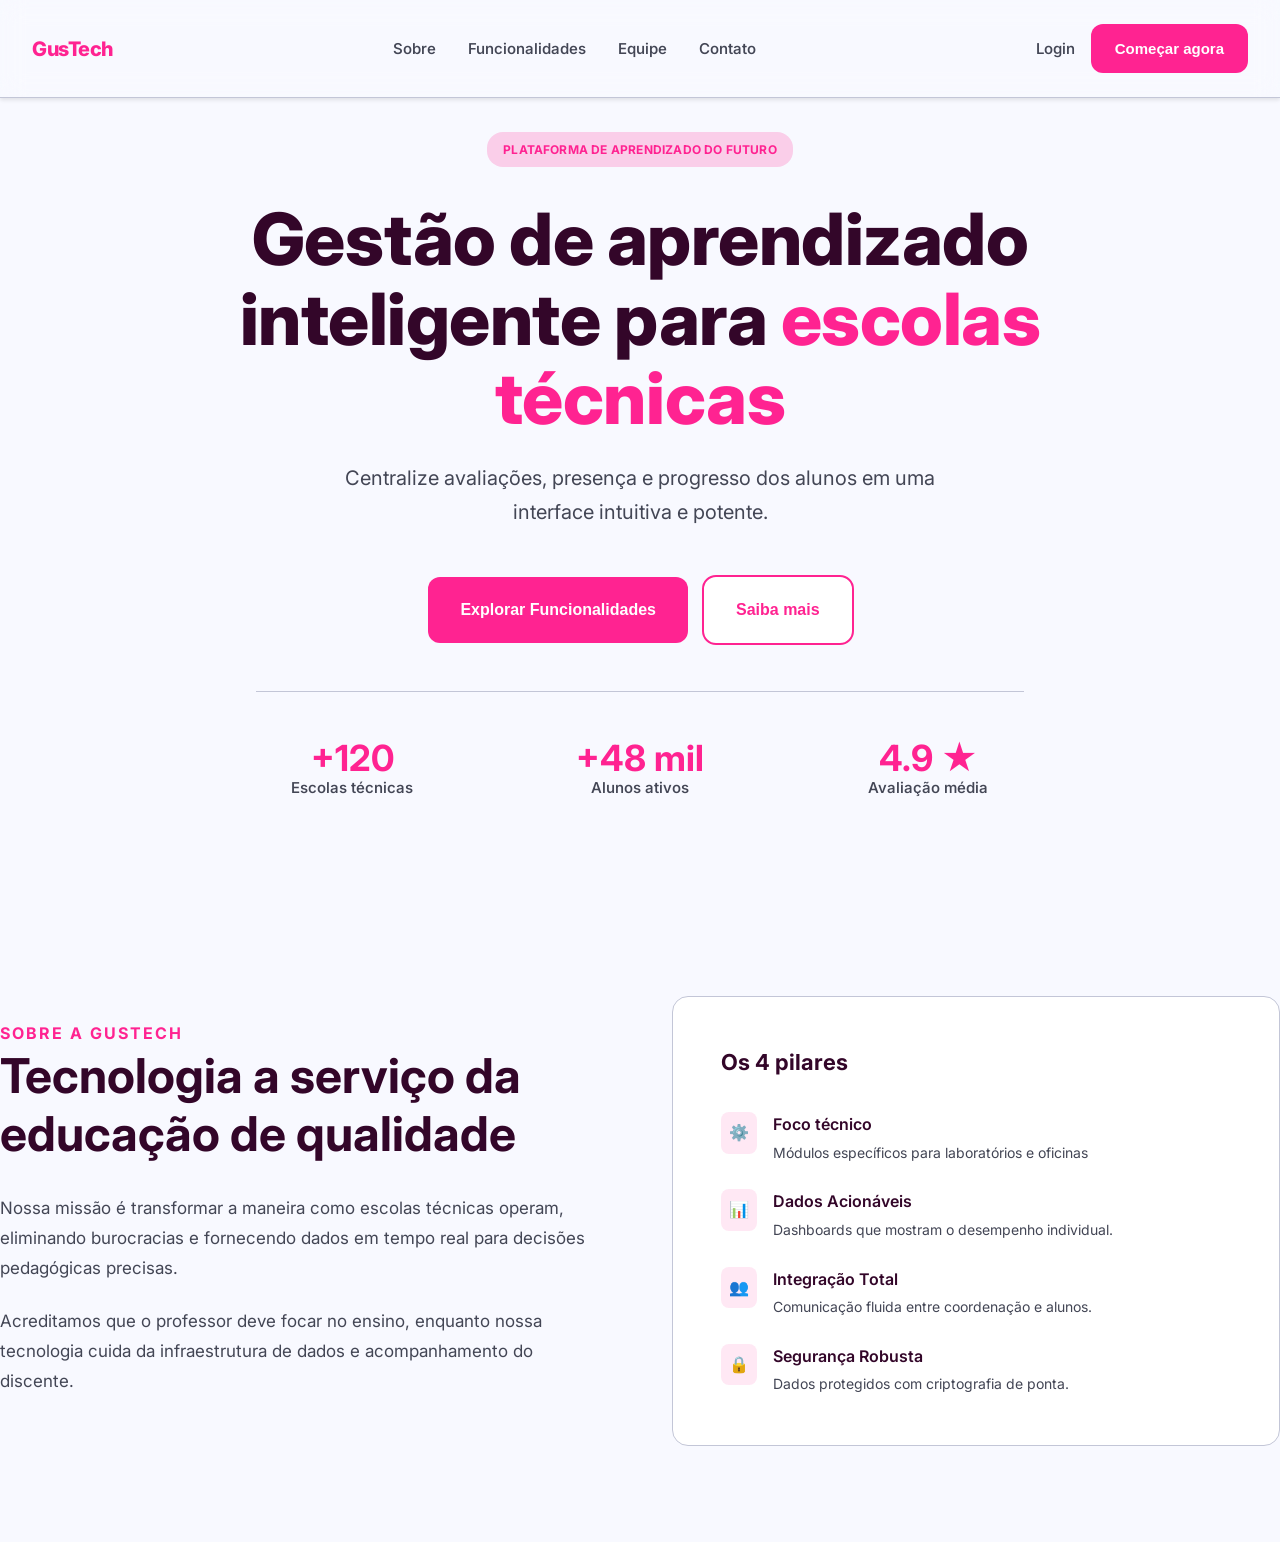
<file: aula4/landingpage/index.html>
<!DOCTYPE html>
<html lang="pt-br">

<head>
    <meta charset="UTF-8">
    <meta name="viewport" content="width=device-width, initial-scale=1.0">
    <link rel="preconnect" href="https://fonts.googleapis.com">
    <link rel="preconnect" href="https://fonts.gstatic.com" crossorigin>
    <link
        href="https://fonts.googleapis.com/css2?family=Inter:ital,opsz,wght@0,14..32,100..900;1,14..32,100..900&display=swap"
        rel="stylesheet">

    <title>Landingpage</title>
    <link rel="icon" href="/IMG/8c3d714b8b19ff6420ca10baa88dbf2f copiar.png">

    <link rel="stylesheet" href="STYLE.CSS">
</head>

<body>

    <header class="navbar">
        <nav class="navbar-inner">

            <a href="#" class="navbar-logo">GusTech</a>

            <ul class="navbar-links">
                <li><a href="#sobre">Sobre</a></li>
                <li><a href="#funcionalidades">Funcionalidades</a></li>
                <li><a href="#equipe">Equipe</a></li>
                <li><a href="#contato">Contato</a></li>
            </ul>

            <div class="navbar-botoes">
                <a href="login" class="nav-bar-login-link">Login</a>
                <button class="navbar-button">Começar agora</button>
            </div>

        </nav>
    </header>

    <main>

        <section class="hero">

            <span class="hero-label"> Plataforma de aprendizado do futuro</span>
            <h1 class="hero-titulo">Gestão de aprendizado inteligente para <span>escolas técnicas</span></h1>
            <p class="hero-subtitulo">Centralize avaliações, presença e progresso dos alunos em uma interface intuitiva
                e potente.</p>

            <div class="hero-botoes">
                <button class="btn-funionalidades">Explorar Funcionalidades</button>
                <button class="btn-saiba-mais">Saiba mais</button>
            </div>

            <div class="hero-estatiscas">
                <div class="hero-estatiscas-item">
                    <span class="dados-numeros">+120</span>
                    <span class="dados-descrição">Escolas técnicas</span>
                </div>

                <div class="hero-estatiscas-item">
                    <span class="dados-numeros">+48 mil</span>
                    <span class="dados-descrição">Alunos ativos</span>
                </div>

                <div class="hero-estatiscas-item">
                    <span class="dados-numeros">4.9 ★</span>
                    <span class="dados-descrição">Avaliação média</span>
                </div>
            </div>

        </section>
        <!-- ctrl ; atalho pra comentar -->

        <Section class="Sobre">
            <div class="container">

                <div class="sobre-texto">
                    <span>sobre a GusTech</span>
                    <h2 class="sobre-titulo">Tecnologia a serviço da educação de qualidade</h2>
                    <p class="sobre-paragrafo">Nossa missão é transformar a maneira como escolas técnicas operam,
                        eliminando burocracias e fornecendo dados em tempo real para decisões pedagógicas precisas.</p>
                    <p class="sobre-paragrafo">Acreditamos que o professor deve focar no ensino, enquanto nossa
                        tecnologia cuida da infraestrutura de dados e acompanhamento do discente.</p>
                </div>

                <div class="sobre-pilares">

                    <h3 class="sobre-pilares-titulo">Os 4 pilares</h3>
                    <ul class="pilares-lista">
                        <li class="pilar">
                            <div class="pilar-icone">⚙️</div>

                            <div>
                                <strong class="pilar-titulo">Foco técnico</strong>
                                <span class="pilar-descricao">Módulos específicos para laboratórios e oficinas</span>
                            </div>
                        <li class="pilar">
                            <div class="pilar-icone">📊</div>

                            <div>
                                <strong class="pilar-titulo">Dados Acionáveis</strong>
                                <span class="pilar-descricao">Dashboards que mostram o desempenho individual.</span>
                            </div>
                        <li class="pilar">
                            <div class="pilar-icone">👥</div>

                            <div>
                                <strong class="pilar-titulo">Integração Total</strong>
                                <span class="pilar-descricao">Comunicação fluida entre coordenação e alunos.</span>
                            </div>
                        <li class="pilar">
                            <div class="pilar-icone">🔒</div>

                            <div>
                                <strong class="pilar-titulo">Segurança Robusta</strong>
                                <span class="pilar-descricao">Dados protegidos com criptografia de ponta.</span>
                            </div>
                        </li>
                    </ul>

                </div>

            </div>

        </Section>

    </main>

</body>

</html>
</file>
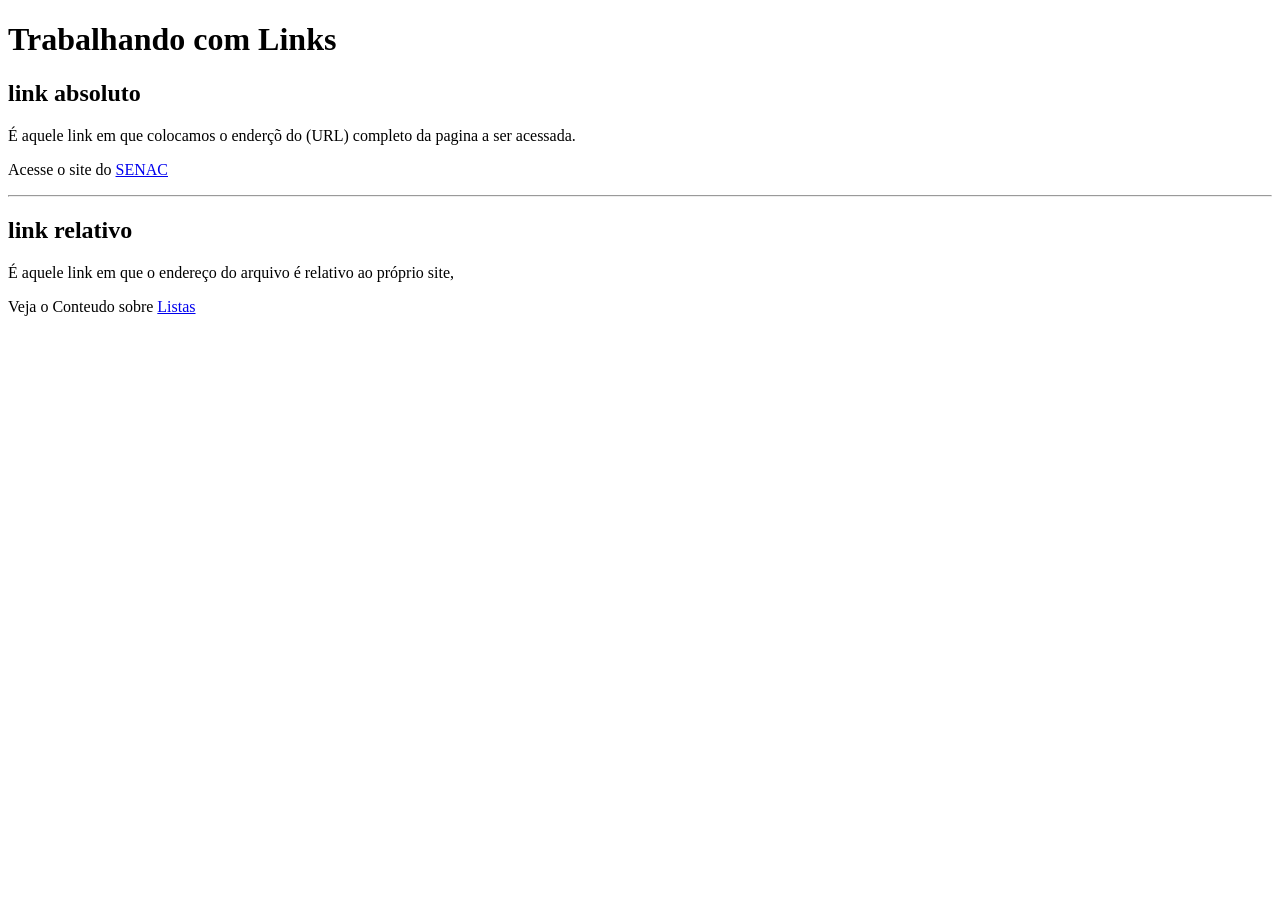
<file: intrudução/links.html>
<!DOCTYPE html>
<html lang="pt-br">

<head>
    <meta charset="UTF-8">
    <title>Links</title>
</head>

<body>
    <h1>Trabalhando com Links</h1>
    <h2>link absoluto</h2>
    <p>É aquele link em que colocamos o enderçõ do (URL) completo da pagina a ser acessada.</p>
    <p>Acesse o site do <a href="https://www.sp.senac.br/" target="_blank">SENAC</a></p>
    <hr>

    <h2>link relativo</h2>
    <p>É aquele link em que o endereço do arquivo é relativo ao próprio site,</p>
    <p>Veja o Conteudo sobre <a href="lista.html">Listas</a></p>

</body>

</html>
</file>
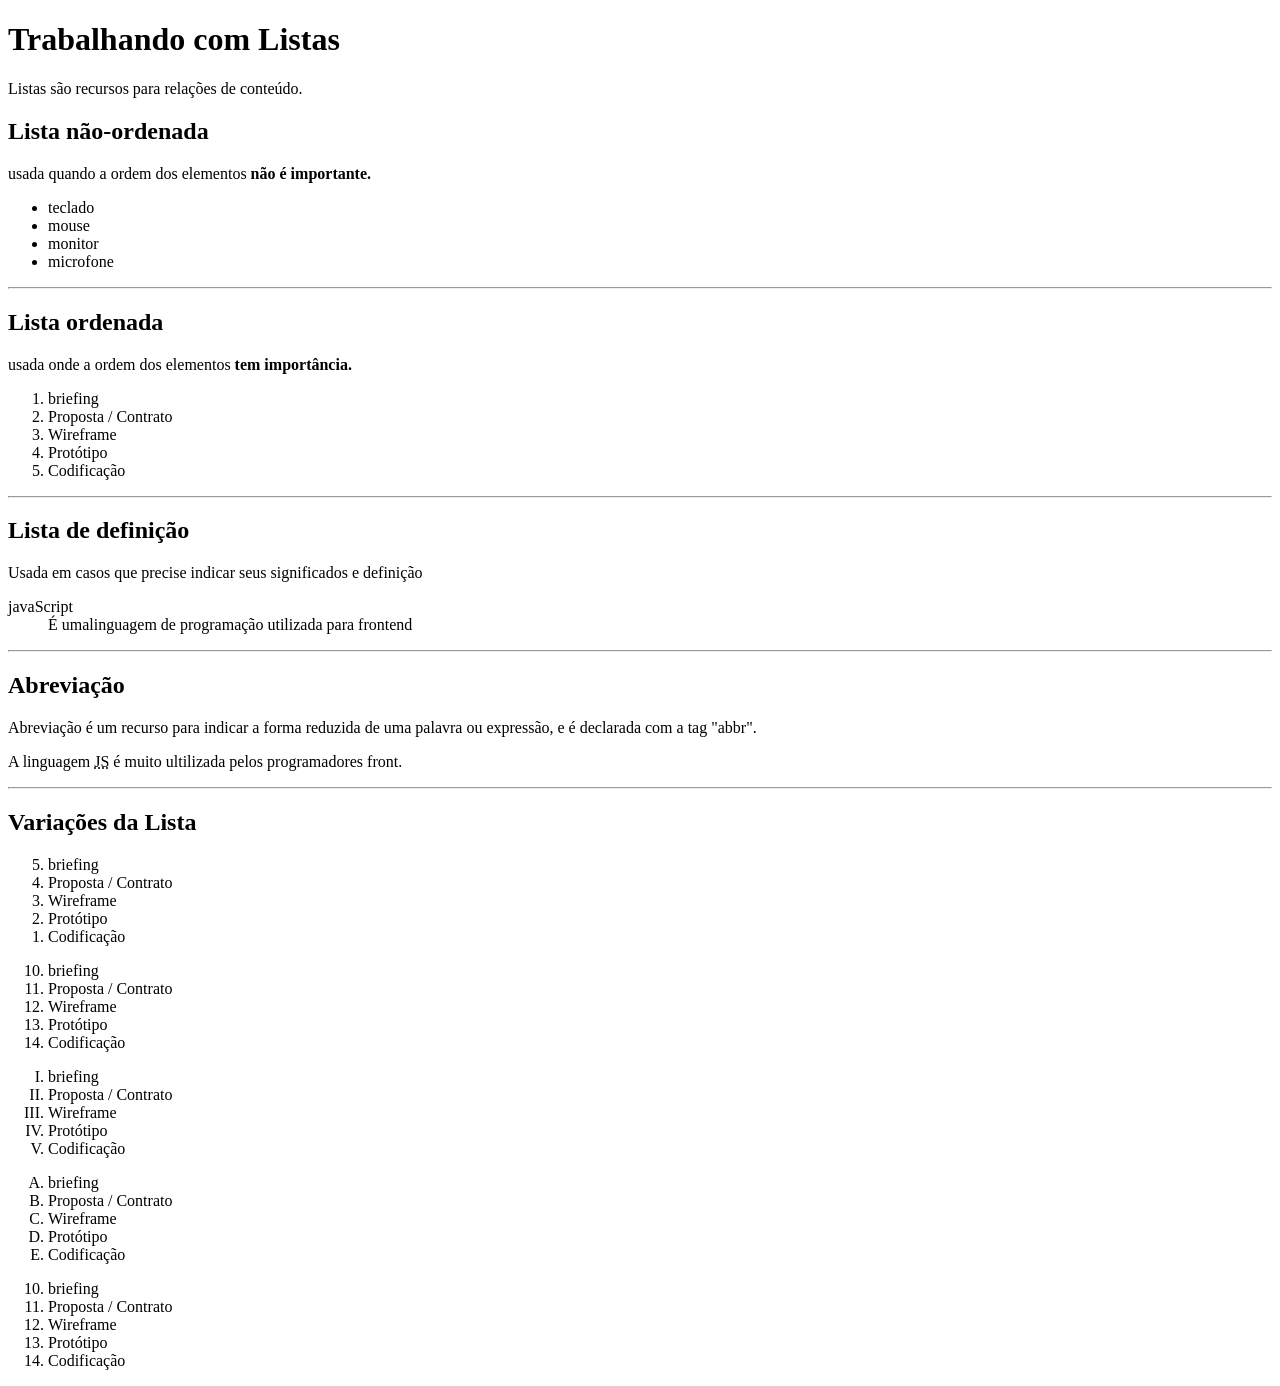
<file: intrudução/lista.html>
<!DOCTYPE html>
<html lang="pt-br">

<head>
    <meta charset="UTF-8">
    <title>Lista</title>
    <link rel="icon" href="img/iconeLista.png">
</head>

<body>
    <h1>Trabalhando com Listas</h1>
    <p>Listas são recursos para relações de conteúdo.</p>
    <h2>Lista não-ordenada</h2>
    <p>usada quando a ordem dos elementos <strong> não é importante.</strong> </p>
    <ul>
        <li>teclado</li>
        <li>mouse</li>
        <li>monitor</li>
        <li>microfone</li>
    </ul>
    <hr>

    <h2>Lista ordenada</h2>
    <p>usada onde a ordem dos elementos <strong> tem importância.</strong> </p>
    <ol>
        <li>briefing</li>
        <li>Proposta / Contrato</li>
        <li>Wireframe</li>
        <li>Protótipo</li>
        <li>Codificação</li>
    </ol>
    <hr>

    <h2>Lista de definição</h2>
    <p>Usada em casos que precise indicar seus significados e definição </p>
    <dl>
        <dt>javaScript</dt>
        <dd> É umalinguagem de programação utilizada para frontend</dd>

    </dl>
    <hr>

    <h2>Abreviação</h2>
    <p>Abreviação é um recurso para indicar a forma reduzida de uma palavra ou expressão, e é declarada com a tag
        "abbr".</p>
    <p>A linguagem <abbr title="JavaScript">JS</abbr> é muito ultilizada pelos programadores front.</p>
    <hr>

    <h2>Variações da Lista</h2>
    <ol reversed>
        <li>briefing</li>
        <li>Proposta / Contrato</li>
        <li>Wireframe</li>
        <li>Protótipo</li>
        <li>Codificação</li>
    </ol>

    <ol start="10">
        <li>briefing</li>
        <li>Proposta / Contrato</li>
        <li>Wireframe</li>
        <li>Protótipo</li>
        <li>Codificação</li>
    </ol>

    <ol type="I">
        <li>briefing</li>
        <li>Proposta / Contrato</li>
        <li>Wireframe</li>
        <li>Protótipo</li>
        <li>Codificação</li>
    </ol>

    <ol type="A">
        <li>briefing</li>
        <li>Proposta / Contrato</li>
        <li>Wireframe</li>
        <li>Protótipo</li>
        <li>Codificação</li>

    </ol>

    <ol>
        <li value="10">briefing</li>
        <li>Proposta / Contrato</li>
        <li>Wireframe</li>
        <li>Protótipo</li>
        <li>Codificação</li>

    </ol>

</body>

</html>
</file>
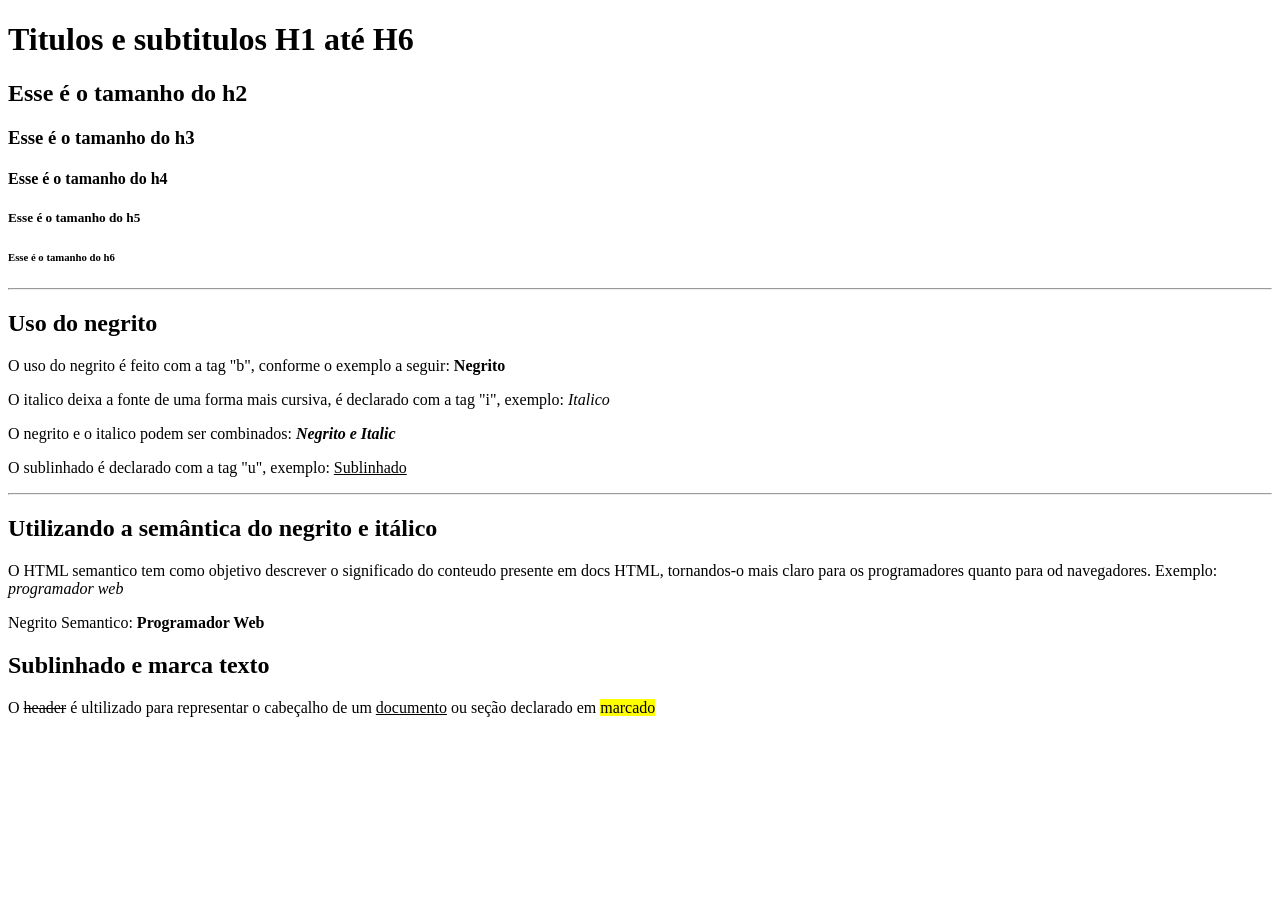
<file: intrudução/tagsTextuais.html>
<!DOCTYPE html>
<html>

<head>
    <meta charset="utf-8">
    <title>Tags textuais</title>
</head>

<body>
    <h1>Titulos e subtitulos H1 até H6</h1>
    <h2>Esse é o tamanho do h2</h2>
    <h3>Esse é o tamanho do h3</h3>
    <h4>Esse é o tamanho do h4</h4>
    <h5>Esse é o tamanho do h5</h5>
    <h6>Esse é o tamanho do h6</h6>
    <hr>

    <h2>Uso do negrito</h2>
    <p> O uso do negrito é feito com a tag "b", conforme o exemplo a seguir: <b>Negrito</b></p>
    <!-- Este é um comentário ctrl + : faz o comentário -->
    <p> O italico deixa a fonte de uma forma mais cursiva, é declarado com a tag "i", exemplo: <i>Italico</i></p>
    <p> O negrito e o italico podem ser combinados: <b><i>Negrito e Italic</i></b></p>
    <p> O sublinhado é declarado com a tag "u", exemplo: <u>Sublinhado</u></p>
    <hr>

    <h2>Utilizando a semântica do negrito e itálico</h2>
    <p> O HTML semantico tem como objetivo descrever o significado do conteudo presente em docs HTML, tornandos-o mais
        claro para os programadores quanto para od navegadores. Exemplo: <em>programador web</em></p>
    <p>Negrito Semantico:<strong> Programador Web</strong></p>
    <h2>Sublinhado e marca texto</h2>
    <p>O <s>header</s> é ultilizado para representar o cabeçalho de um <u>documento</u> ou seção declarado em
        <mark>marcado</mark></p>
</body>

</html>
</file>
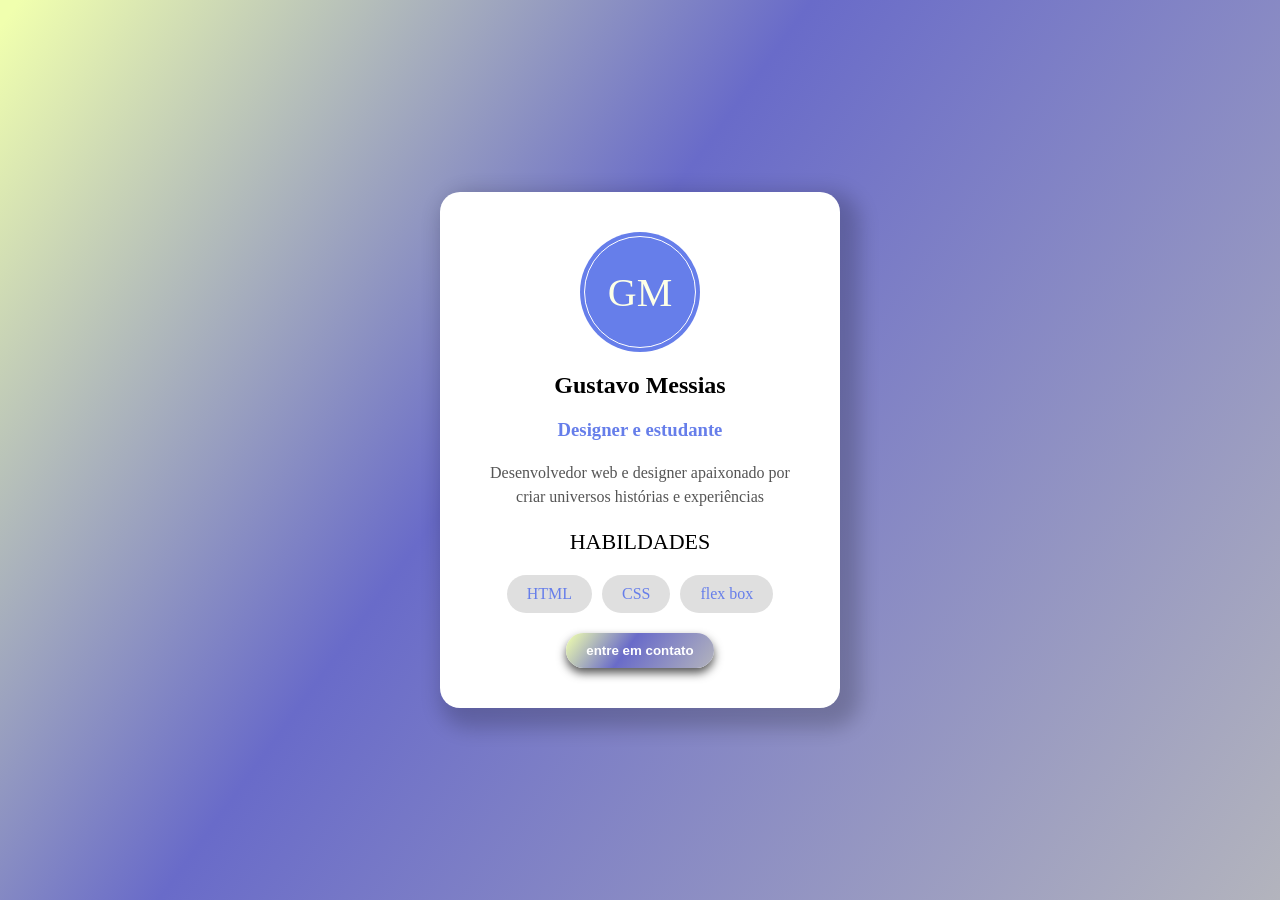
<file: projetos/card.html>
<!DOCTYPE html>
<html lang="pt-br">

<head>
    <meta charset="UTF-8">
    <meta name="viewport" content="width=device-width, initial-scale=1.0">
    <title>Exercicio Card - Flex Box</title>
    <Link rel="stylesheet" href="/style/style.css">
    </Link>
</head>


<body>

    <Main>
        <Header>

            <span class="perfil">
                <H1>GM</H1>
            </span>

            <H2>Gustavo Messias</H2>
            <h3>Designer e estudante</H3>

            <article>
                <P>Desenvolvedor web e designer apaixonado por criar universos histórias e experiências  </P>

            </article>

            <article>
                <H4>HABILDADES</H4>
                <ul>
                    <li>HTML</li>
                    <li>CSS</li>
                    <li>flex box</li>
                </ul>

            </article>

            <article>

                <Button>entre em contato</Button>

            </article>

        </Header>

    </Main>

</body>

</html>
</file>
<file: aula4/landingpage/STYLE.CSS>
* {
    margin: 0;
    padding: 0;
    box-sizing: border-box;
}

/* Declaração das variaveis CSS (costum Proprieties)*/

:root {

    /*cores*/
    --cor-principal: #ff2391;
    --cor-principal-hover: #c91c72;
    --cor-fundo: #f8f9ff;
    --cor-branco: #ffffff;
    --cor-segundo-fundo: #fcf0fa;
    --cor-texto: #330629;
    --cor-texto-suave: #434655;
    --cor-da-borda: #c3c6d7;

    /*tipografia*/
    --fonte-principal: 'Inter', sans-serif;

    /*espaçamentos - Medida rem para melhor acessibilidade 1rem=16px*/

    --espaco-xs: 0.5rem;
    /* 8px */
    --espaco-s: 1rem;
    /* 16px */
    --espaco-m: 1.5rem;
    /* 24px */
    --espaco-l: 2rem;
    /* 32px */
    --espaco-xl: 3rem;
    /* 48px */
    --espaço-xxl: 6rem;
    /* 96px */

    /*bordas arredomdadas*/
    --raio-s: 0.5rem;
    --raio-m: 0.75rem;
    --raio-l: 1rem;

}

body {
    background-color: var(--cor-fundo);
    color: var(--cor-texto);
    font-family: var(--fonte-principal);
    line-height: 1.6;
}

.navbar {
    position: fixed;
    top: 0;
    left: 0;
    width: 100%;
    z-index: 1000;
    /*posicionamento dos itens em camada Frente - sobreposto */
    backdrop-filter: blur(12px);
    border-bottom: 1px solid var(--cor-da-borda);
    box-shadow: 0 2px 4px rgba(0, 0, 0, 0.1);
}

.navbar-inner {
    display: flex;
    justify-content: space-between;
    align-items: center;
    max-width: 1280px;
    margin: 0 auto;
    /*CENTRALUIZA O ELEMENTO HORIZONTAMELNTE*/
    padding: var(--espaco-m) var(--espaco-l);


}

.navbar-logo {
    font-size: 1.25rem;
    font-weight: 800;
    color: var(--cor-principal);
    text-decoration: none;
    letter-spacing: -0.03rem;

}

.navbar-links {
    display: flex;
    list-style: none;
    gap: var(--espaco-l);

}

.navbar-links a {
    text-decoration: none;
    color: var(--cor-texto-suave);
    font-size: 0.9375rem;
    font-weight: 550;
}

.navbar-links a:hover {
    text-decoration: none;
    color: var(--cor-principal-hover);
    font-size: 0.9375rem;
    font-weight: 500;
}

.navbar-botoes {
    display: flex;
    gap: var(--espaco-s);
    align-items: center;
}

.navbar-button {
    background-color: var(--cor-principal);
    color: var(--cor-branco);
    border: none;
    font-size: 0.9375rem;
    font-weight: 700;
    padding: var(--espaco-s) var(--espaco-m);
    border-radius: var(--raio-m);
    cursor: pointer;
    transition: all 0.3s ease
}

.navbar-button:hover {
    background-color: var(--cor-principal-hover);
    transform: scale(1.05);
}

.nav-bar-login-link {
    text-decoration: none;
    color: var(--cor-texto-suave);
    font-size: 0.9375rem;
    font-weight: 550;
}

.nav-bar-login-link:hover {
    color: var(--cor-principal-hover);
}

.hero {
    /* vh = viewport height; 100vh = 100% da altura da tela */
    min-height: 100vh;
    display: flex;
    flex-direction: column;
    justify-content: center;
    align-items: center;
    padding: var(--espaco-l) var(--espaço-xxl);
}

.hero-label {
    display: inline-block;
    /* background-color: #0049c646; */
    background-color: color-mix(in srgb, var(--cor-principal) 20%, transparent);
    text-transform: uppercase;
    border-radius: var(--raio-l);
    color: var(--cor-principal);
    font-size: 0.75rem;
    font-weight: 700;
    letter-spacing: 0.012rem;
    padding: var(--espaco-xs) var(--espaco-s);
    margin-bottom: var(--espaco-l);
    margin-top: var(--espaco-l);
}

.hero-titulo {
    /* clamp(minimo, ideal, maximo) signiuca:
    nunca ,emor que o minimo em telas pequenas
    tamanho ideal 
    nunca naoir que o maximo em telas grandes
    */
    font-size: clamp(2.5rem, 5.7rem, 4.5rem);
    font-weight: 800;
    line-height: 1.1;
    letter-spacing: -0.03rem;
    color: var(--cor-texto);
    max-width: 56rem;
    text-align: center;
    margin-bottom: var(--espaco-m);
}

.hero-titulo span {
    color: var(--cor-principal);
}

.hero-subtitulo {
    font-size: clamp(1rem, 1.875rem, 1.25rem);
    color: var(--cor-texto-suave);
    line-height: 1.7;
    max-width: 42rem;
    text-align: center;
    margin-bottom: var(--espaco-xl);
}

.btn-funionalidades {
    background-color: var(--cor-principal);
    color: var(--cor-branco);
    border: none;
    font-size: 1rem;
    font-weight: 700;
    padding: var(--espaco-m) var(--espaco-l);
    border-radius: var(--raio-m);
    cursor: pointer;
    transition: all 0.3s ease;
}

.btn-funionalidades:hover {
    background-color: var(--cor-principal-hover);
    transform: scale(1.05);
}

.btn-saiba-mais {
    background-color: var(--cor-branco);
    color: var(--cor-principal);
    border: none;
    outline: 2px solid var(--cor-principal);
    font-size: 1rem;
    font-weight: 700;
    padding: var(--espaco-m) var(--espaco-l);
    border-radius: var(--raio-m);
    cursor: pointer;
    transition: all 0.3s ease;
}

.btn-saiba-mais:hover {
    background-color: var(--cor-segundo-fundo);
    transform: scale(1.05);
}

.hero-botoes {
    display: flex;
    gap: var(--espaco-s);
    margin-bottom: var(--espaco-xl)
}

.hero-estatiscas {
    display: grid;
    grid-template-columns: repeat(3, 1fr);
    gap: var(--espaço-xxl);
    width: 100%;
    max-width: 48rem;
    padding-top: var(--espaco-xl);
    border-top: 1px solid var(--cor-da-borda);
}

.hero-estatiscas-item {
    display: flex;
    flex-direction: column;
    align-items: center;
    text-align: center;
}

.dados-numeros {
    font-size: 2.25rem;
    color: var(--cor-principal);
    font-weight: 700;
    line-height: 1;
}

.dados-descrição {
    font-size: 0.9375rem;
    color: var(--cor-texto-suave);
    font-weight: 550;
}

.Sobre {
    padding: var(--espaço-xxl) 0;
}

.Sobre .container {
    display: grid;
    grid-template-columns: 1fr 1fr;
    gap: 4rem;
    align-items: center;
    max-width: 1280px;
    margin: 0 auto;
}

.sobre-texto span {
    text-transform: uppercase;
    color: var(--cor-principal);
    font-weight: 700;
    letter-spacing: 2px;
    margin-bottom: var(--espaco-xl);
}

.sobre-titulo {
    font-size: clamp(1.75rem, 3rem, 3rem);
    font-weight: 700;
    line-height: 1.2;
    color: var(--cor-texto);
    margin-bottom: var(--espaco-l);
}

.sobre-paragrafo {
    font-size: 1.0625rem;
    line-height: 1.75;
    color: var(--cor-texto-suave);
    margin-bottom: var(--espaco-m);
}

.sobre-pilares {
    background-color: var(--cor-branco);
    border: 1px solid var(--cor-da-borda);
    border-radius: var(--raio-l);
    padding: var(--espaco-xl);
}

.sobre-pilares-titulo {
    font-size: 1.375rem;
    font-weight: 700;
    color: var(--cor-texto);
    margin-bottom: var(--espaco-l);

}

.pilares-lista {
    list-style: none;
    display: flex;
    flex-direction: column;
    gap: var(--espaco-m);
}

.pilar {
    display: flex;
    align-items: start;
    gap: var(--espaco-s);
}

.pilar-icone {
    background-color: color-mix(in srgb, var(--cor-principal) 10%, transparent);
    padding: var(--espaco-xs);
    border-radius: var(--raio-s);

}

.pilar-titulo {
    display: block;
    font-weight: 600;
    color: var(--cor-texto);
    margin-bottom: 2px;
}

.pilar-descricao {
    font-size: 0.875rem;
    color: var(--cor-texto-suave);
    line-height: 1.5;
}
</file>
<file: style/style.css>
* {
    margin: 0;
    padding: 0;
    box-sizing: border-box;
}

body {

    background: #50967b;
    background: linear-gradient(126deg, #f0ffae 1%, #696bc9 42%, #b3b4bd 100%);
    height: 100vh;
    display: flex;
    justify-content: center;
    align-items: center;
    font-family: 'Segoe UI';

}

main {

    background-color: white;
    display: flex;
    flex-direction: column;
    justify-content: center;
    align-items: center;
    width: 400px;
    padding: 40px;
    gap: 30px;
    border-radius: 20px;
    box-shadow: 10px 10px 20px 10px rgba(0, 0, 0, 0.2);

    /* box shadow:
    1 offset-x deslocamento horizontal da sombra
    2 offset-y deslocamento vertical da sombra
    3 blur-radius raio de desfoque da sombra
    4 spread-radius raio de expansão da sombra  
    5 color cor da sombra
    */
}
 
header {

    display: flex;
    flex-direction: column;
    justify-content: center;
    align-items: center;
    gap: 20px;

}
.perfil {

    display: flex;
    justify-content: center;
    align-items: center;
    background-color: #667eea;
    border-radius: 50%;
    width: 120px;
    height: 120px;
    outline: 1px solid #ffffff;
    outline-offset: -5px;

}

h1 {
    font-weight: 400;
    font-size: 40px;
    color: rgb(253, 255, 231);
}
h3 {
    font-weight: 650;
    color: #667eea;
}

p {
    text-align: center;
    line-height: 1.5;
    color: #555555;
}

h4 {
    font-size: 22px;
    font-weight: 500;
}
ul {
    list-style: none;
    display: flex;
    gap: 10px;
}

article {
    display: flex;
    flex-direction: column;
    align-items: center;
    gap: 20px;
}
UL LI {
    background-color: #dfdfdf;
    color: #667eea;
    padding: 10px 20px;
    border-radius: 20px;
    transition: background-color 0.3s ease;
}

button {
    font-weight: 600;
    border: none;
    background: linear-gradient(126deg, #f0ffae 1%, #696bc9 42%, #b3b4bd 100%);
    color: white;
    padding: 10px 20px;
    border-radius: 20px;
    cursor: pointer;
    box-shadow: #555555 0px 5px 10px;
    transition: background-color 3s ease;
}

button:hover{

    background: #696bc9;
    transform:translateY(2);
    box-shadow: none;
}
git config --global user.name "gustavo.leafeon"
git config --global user.email "gustavo.leafeon@gmail.com"
</file>
